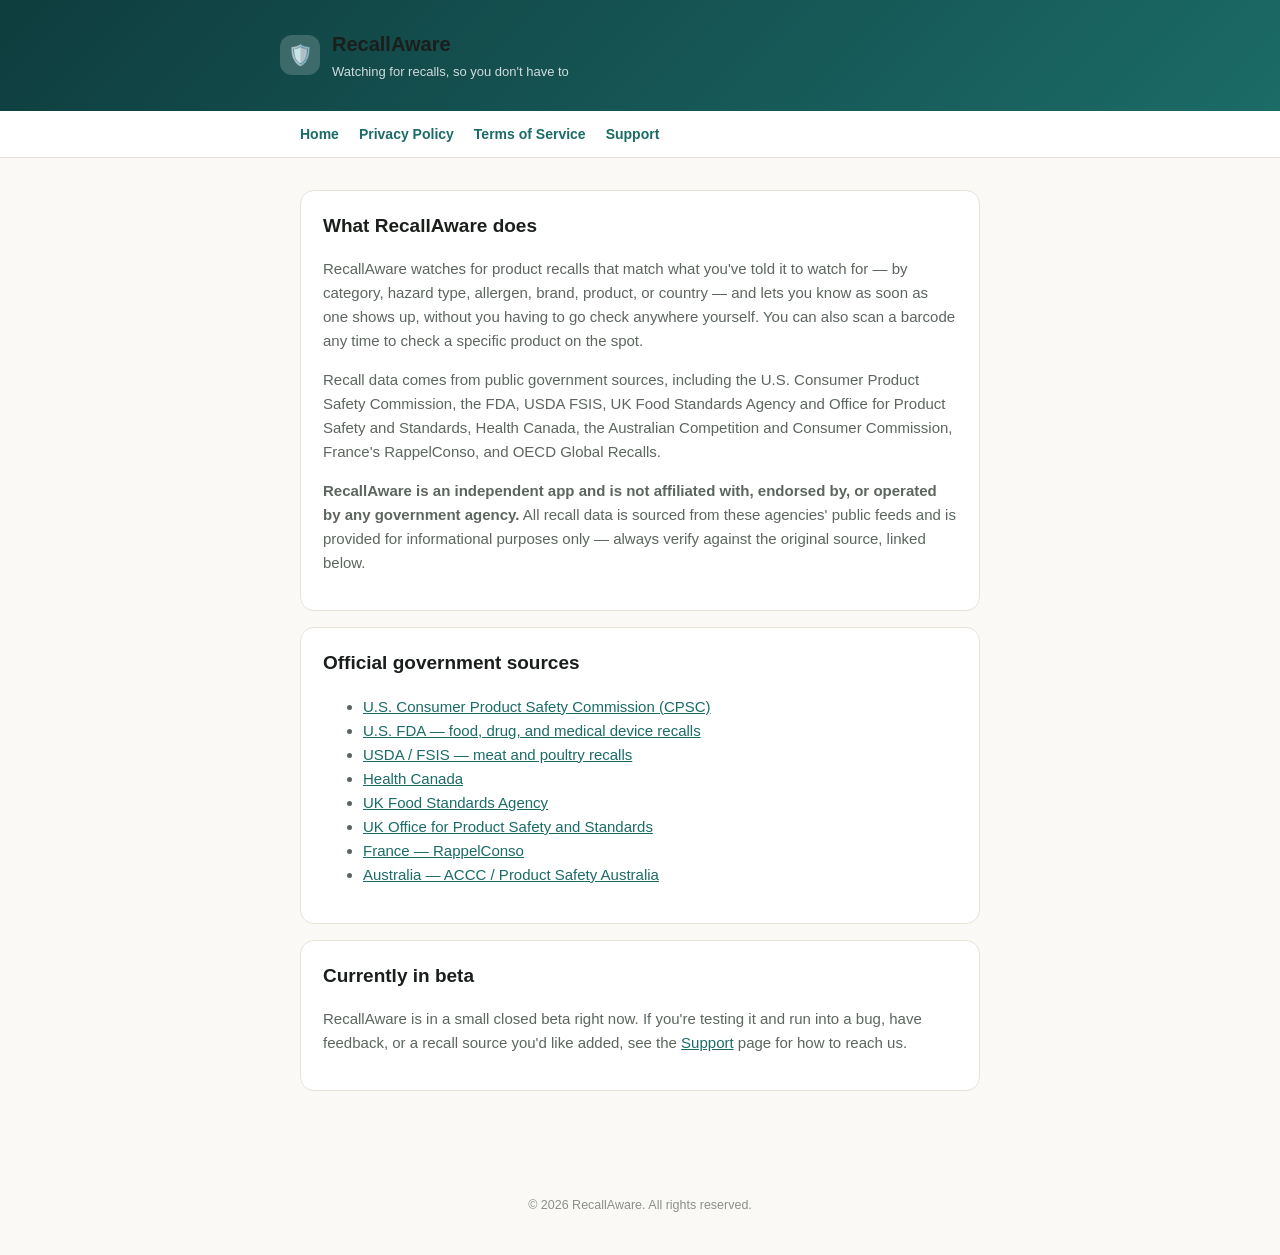
<file: index.html>
<!doctype html>
<html lang="en">
<head>
<meta charset="utf-8">
<meta name="viewport" content="width=device-width, initial-scale=1">
<title>RecallAware</title>
<link rel="stylesheet" href="style.css">
</head>
<body>
<header class="header">
  <div class="header-inner">
    <div class="badge">🛡️</div>
    <div>
      <h1>RecallAware</h1>
      <p>Watching for recalls, so you don't have to</p>
    </div>
  </div>
</header>
<nav>
  <div class="nav-inner">
    <a href="index.html">Home</a>
    <a href="privacy-policy.html">Privacy Policy</a>
    <a href="terms-of-service.html">Terms of Service</a>
    <a href="support.html">Support</a>
  </div>
</nav>
<main>
  <div class="card">
    <h2 style="margin-top:0;">What RecallAware does</h2>
    <p>
      RecallAware watches for product recalls that match what you've told it to
      watch for — by category, hazard type, allergen, brand, product, or country —
      and lets you know as soon as one shows up, without you having to go check
      anywhere yourself. You can also scan a barcode any time to check a specific
      product on the spot.
    </p>
    <p>
      Recall data comes from public government sources, including the U.S.
      Consumer Product Safety Commission, the FDA, USDA FSIS, UK Food Standards
      Agency and Office for Product Safety and Standards, Health Canada, the
      Australian Competition and Consumer Commission, France's RappelConso, and
      OECD Global Recalls.
    </p>
    <p>
      <strong>RecallAware is an independent app and is not affiliated with,
      endorsed by, or operated by any government agency.</strong> All recall
      data is sourced from these agencies' public feeds and is provided for
      informational purposes only — always verify against the original
      source, linked below.
    </p>
  </div>

  <div class="card">
    <h2 style="margin-top:0;">Official government sources</h2>
    <ul>
      <li><a href="https://www.cpsc.gov/Recalls" target="_blank" rel="noopener">U.S. Consumer Product Safety Commission (CPSC)</a></li>
      <li><a href="https://www.fda.gov/safety/recalls-market-withdrawals-safety-alerts" target="_blank" rel="noopener">U.S. FDA — food, drug, and medical device recalls</a></li>
      <li><a href="https://www.fsis.usda.gov/recalls" target="_blank" rel="noopener">USDA / FSIS — meat and poultry recalls</a></li>
      <li><a href="https://recalls-rappels.canada.ca/en" target="_blank" rel="noopener">Health Canada</a></li>
      <li><a href="https://www.food.gov.uk/news-alerts/search/alerts" target="_blank" rel="noopener">UK Food Standards Agency</a></li>
      <li><a href="https://www.gov.uk/government/organisations/office-for-product-safety-and-standards" target="_blank" rel="noopener">UK Office for Product Safety and Standards</a></li>
      <li><a href="https://rappel.conso.gouv.fr/" target="_blank" rel="noopener">France — RappelConso</a></li>
      <li><a href="https://www.productsafety.gov.au/recalls" target="_blank" rel="noopener">Australia — ACCC / Product Safety Australia</a></li>
    </ul>
  </div>

  <div class="card">
    <h2 style="margin-top:0;">Currently in beta</h2>
    <p>
      RecallAware is in a small closed beta right now. If you're testing it and
      run into a bug, have feedback, or a recall source you'd like added, see
      the <a href="support.html">Support</a> page for how to reach us.
    </p>
  </div>
</main>
<footer>
  &copy; 2026 RecallAware. All rights reserved.
</footer>
</body>
</html>
</file>
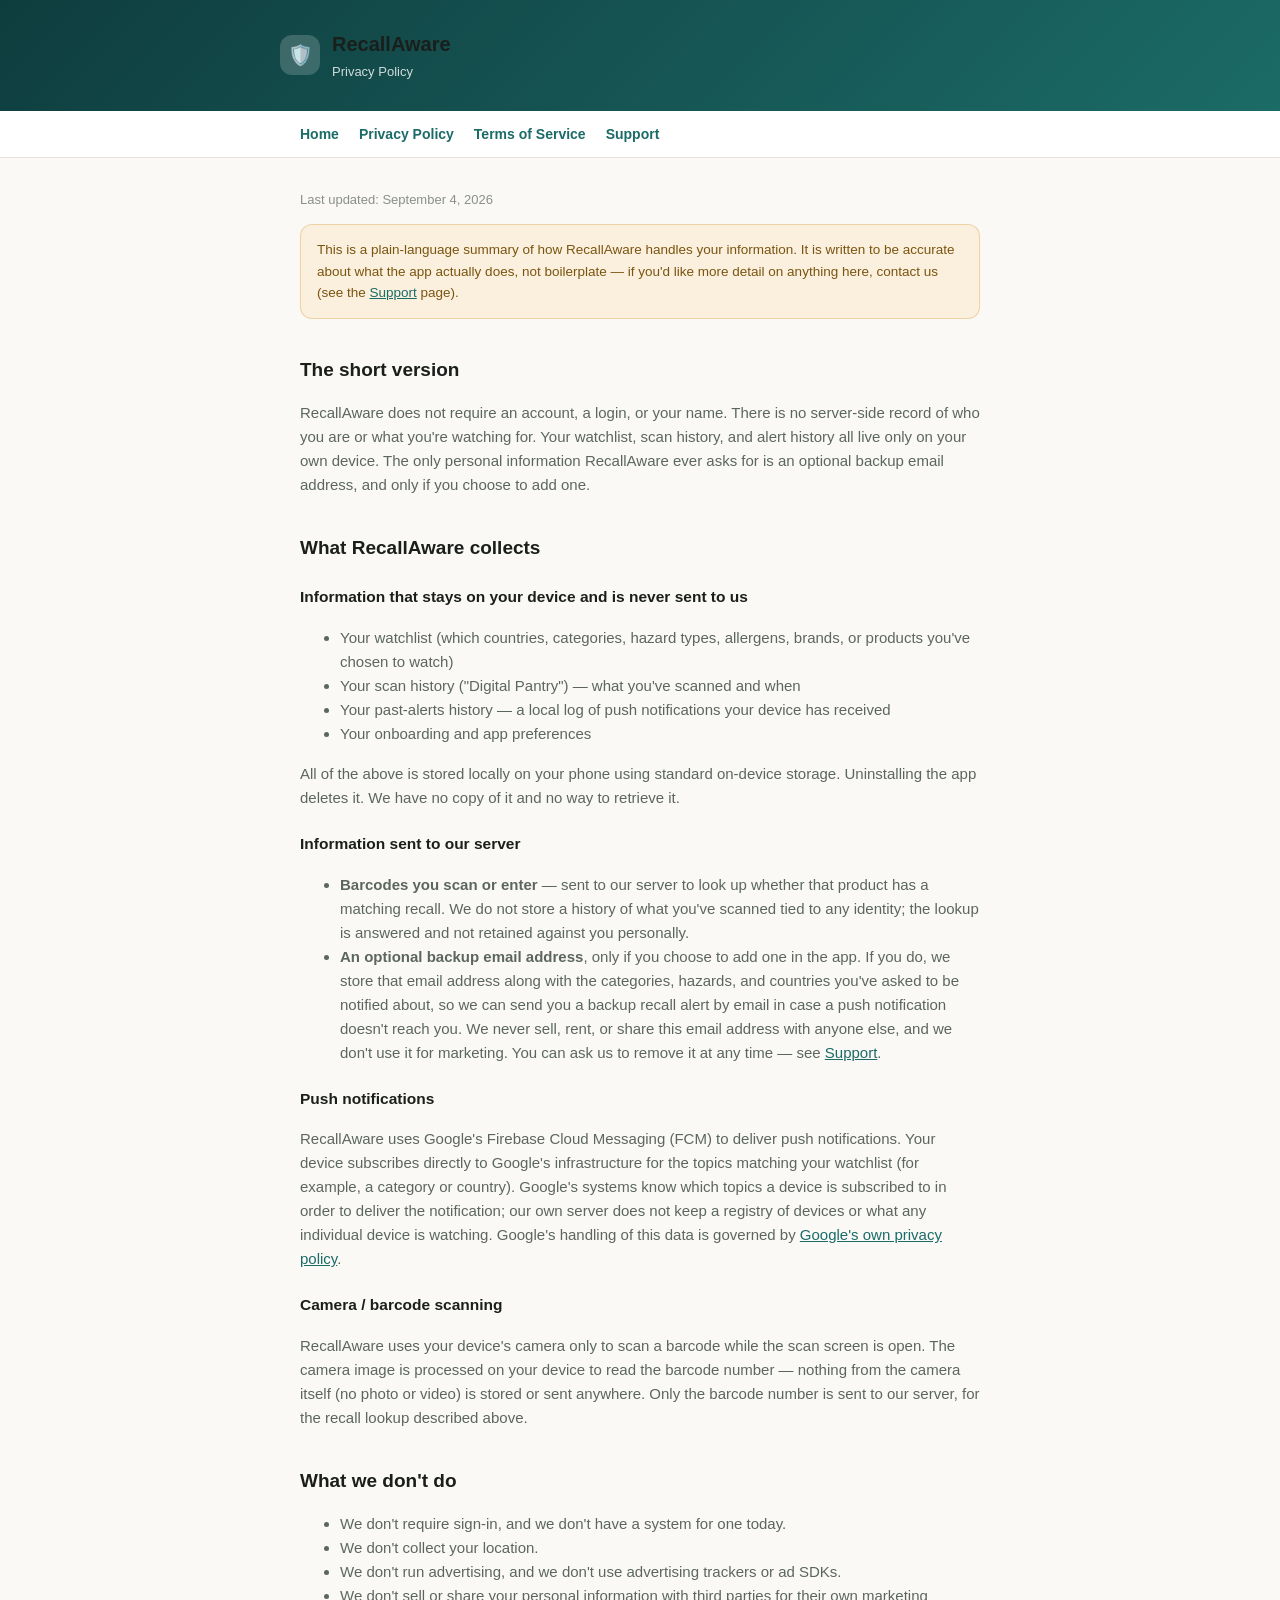
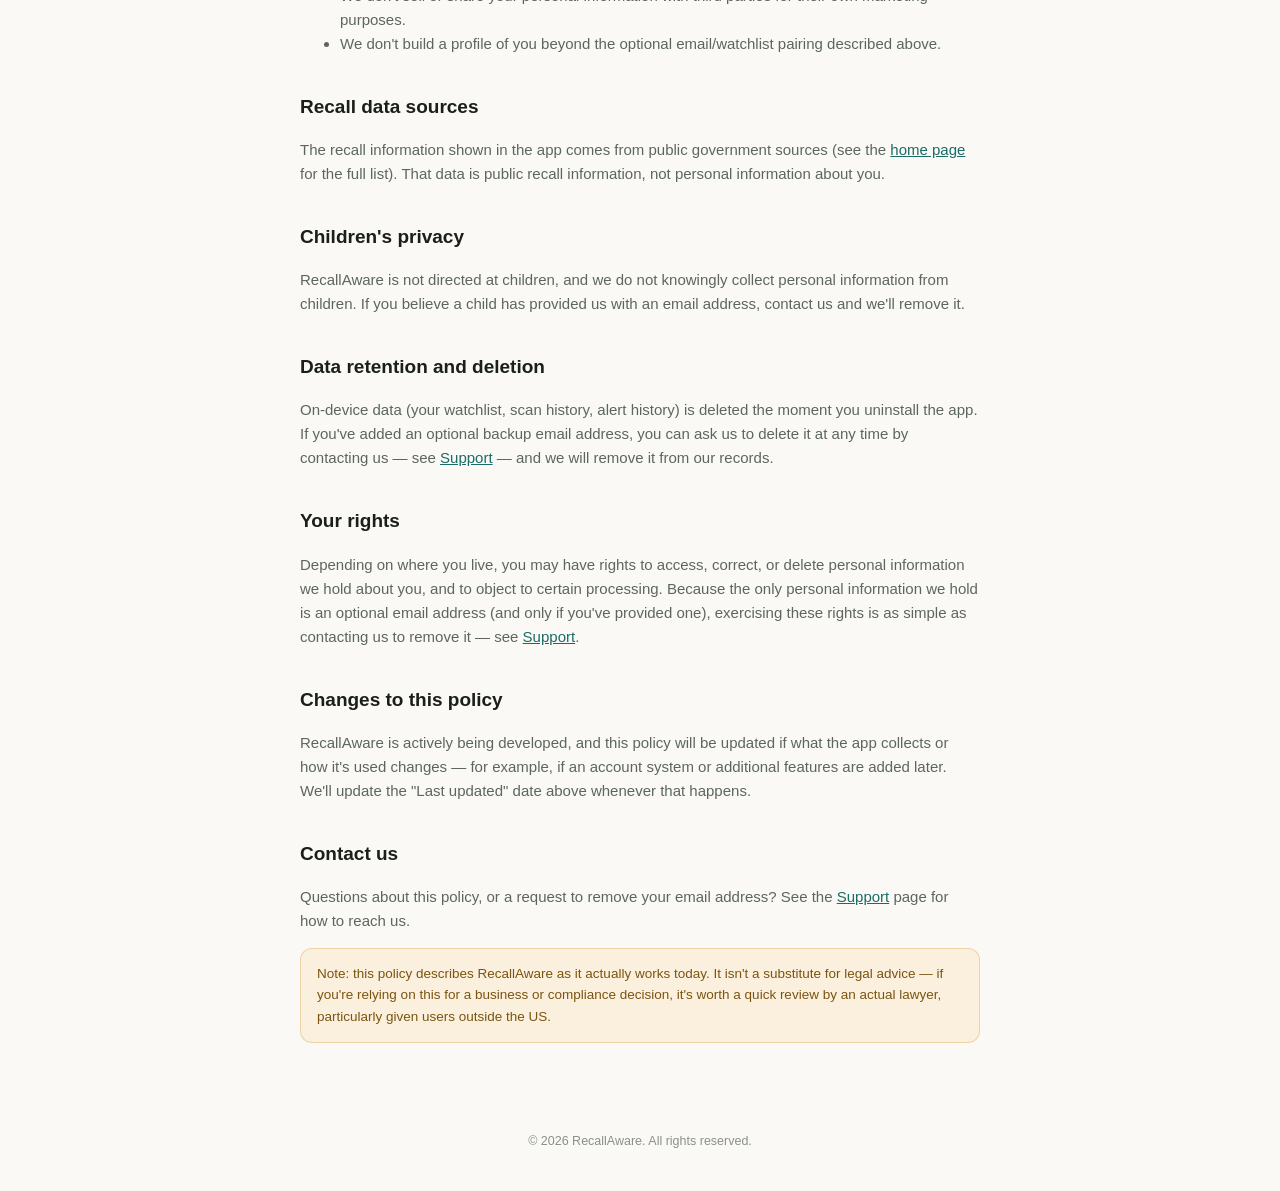
<file: privacy-policy.html>
<!doctype html>
<html lang="en">
<head>
<meta charset="utf-8">
<meta name="viewport" content="width=device-width, initial-scale=1">
<title>Privacy Policy — RecallAware</title>
<link rel="stylesheet" href="style.css">
</head>
<body>
<header class="header">
  <div class="header-inner">
    <div class="badge">🛡️</div>
    <div>
      <h1>RecallAware</h1>
      <p>Privacy Policy</p>
    </div>
  </div>
</header>
<nav>
  <div class="nav-inner">
    <a href="index.html">Home</a>
    <a href="privacy-policy.html">Privacy Policy</a>
    <a href="terms-of-service.html">Terms of Service</a>
    <a href="support.html">Support</a>
  </div>
</nav>
<main>
  <p class="updated">Last updated: September 4, 2026</p>

  <div class="callout">
    This is a plain-language summary of how RecallAware handles your
    information. It is written to be accurate about what the app actually
    does, not boilerplate — if you'd like more detail on anything here,
    contact us (see the <a href="support.html">Support</a> page).
  </div>

  <h2>The short version</h2>
  <p>
    RecallAware does not require an account, a login, or your name. There is
    no server-side record of who you are or what you're watching for. Your
    watchlist, scan history, and alert history all live only on your own
    device. The only personal information RecallAware ever asks for is an
    optional backup email address, and only if you choose to add one.
  </p>

  <h2>What RecallAware collects</h2>

  <h3>Information that stays on your device and is never sent to us</h3>
  <ul>
    <li>Your watchlist (which countries, categories, hazard types, allergens, brands, or products you've chosen to watch)</li>
    <li>Your scan history ("Digital Pantry") — what you've scanned and when</li>
    <li>Your past-alerts history — a local log of push notifications your device has received</li>
    <li>Your onboarding and app preferences</li>
  </ul>
  <p>
    All of the above is stored locally on your phone using standard on-device
    storage. Uninstalling the app deletes it. We have no copy of it and no way
    to retrieve it.
  </p>

  <h3>Information sent to our server</h3>
  <ul>
    <li>
      <strong>Barcodes you scan or enter</strong> — sent to our server to look
      up whether that product has a matching recall. We do not store a
      history of what you've scanned tied to any identity; the lookup is
      answered and not retained against you personally.
    </li>
    <li>
      <strong>An optional backup email address</strong>, only if you choose to
      add one in the app. If you do, we store that email address along with
      the categories, hazards, and countries you've asked to be notified
      about, so we can send you a backup recall alert by email in case a push
      notification doesn't reach you. We never sell, rent, or share this
      email address with anyone else, and we don't use it for marketing.
      You can ask us to remove it at any time — see
      <a href="support.html">Support</a>.
    </li>
  </ul>

  <h3>Push notifications</h3>
  <p>
    RecallAware uses Google's Firebase Cloud Messaging (FCM) to deliver push
    notifications. Your device subscribes directly to Google's infrastructure
    for the topics matching your watchlist (for example, a category or
    country). Google's systems know which topics a device is subscribed to
    in order to deliver the notification; our own server does not keep a
    registry of devices or what any individual device is watching. Google's
    handling of this data is governed by
    <a href="https://policies.google.com/privacy" target="_blank" rel="noopener">Google's own privacy policy</a>.
  </p>

  <h3>Camera / barcode scanning</h3>
  <p>
    RecallAware uses your device's camera only to scan a barcode while the
    scan screen is open. The camera image is processed on your device to
    read the barcode number — nothing from the camera itself (no photo or
    video) is stored or sent anywhere. Only the barcode number is sent to
    our server, for the recall lookup described above.
  </p>

  <h2>What we don't do</h2>
  <ul>
    <li>We don't require sign-in, and we don't have a system for one today.</li>
    <li>We don't collect your location.</li>
    <li>We don't run advertising, and we don't use advertising trackers or ad SDKs.</li>
    <li>We don't sell or share your personal information with third parties for their own marketing purposes.</li>
    <li>We don't build a profile of you beyond the optional email/watchlist pairing described above.</li>
  </ul>

  <h2>Recall data sources</h2>
  <p>
    The recall information shown in the app comes from public government
    sources (see the <a href="index.html">home page</a> for the full list).
    That data is public recall information, not personal information about
    you.
  </p>

  <h2>Children's privacy</h2>
  <p>
    RecallAware is not directed at children, and we do not knowingly collect
    personal information from children. If you believe a child has provided
    us with an email address, contact us and we'll remove it.
  </p>

  <h2>Data retention and deletion</h2>
  <p>
    On-device data (your watchlist, scan history, alert history) is deleted
    the moment you uninstall the app. If you've added an optional backup
    email address, you can ask us to delete it at any time by contacting us
    — see <a href="support.html">Support</a> — and we will remove it from
    our records.
  </p>

  <h2>Your rights</h2>
  <p>
    Depending on where you live, you may have rights to access, correct, or
    delete personal information we hold about you, and to object to certain
    processing. Because the only personal information we hold is an optional
    email address (and only if you've provided one), exercising these rights
    is as simple as contacting us to remove it — see
    <a href="support.html">Support</a>.
  </p>

  <h2>Changes to this policy</h2>
  <p>
    RecallAware is actively being developed, and this policy will be updated
    if what the app collects or how it's used changes — for example, if an
    account system or additional features are added later. We'll update the
    "Last updated" date above whenever that happens.
  </p>

  <h2>Contact us</h2>
  <p>
    Questions about this policy, or a request to remove your email address?
    See the <a href="support.html">Support</a> page for how to reach us.
  </p>

  <div class="callout">
    Note: this policy describes RecallAware as it actually works today. It
    isn't a substitute for legal advice — if you're relying on this for a
    business or compliance decision, it's worth a quick review by an actual
    lawyer, particularly given users outside the US.
  </div>
</main>
<footer>
  &copy; 2026 RecallAware. All rights reserved.
</footer>
</body>
</html>
</file>
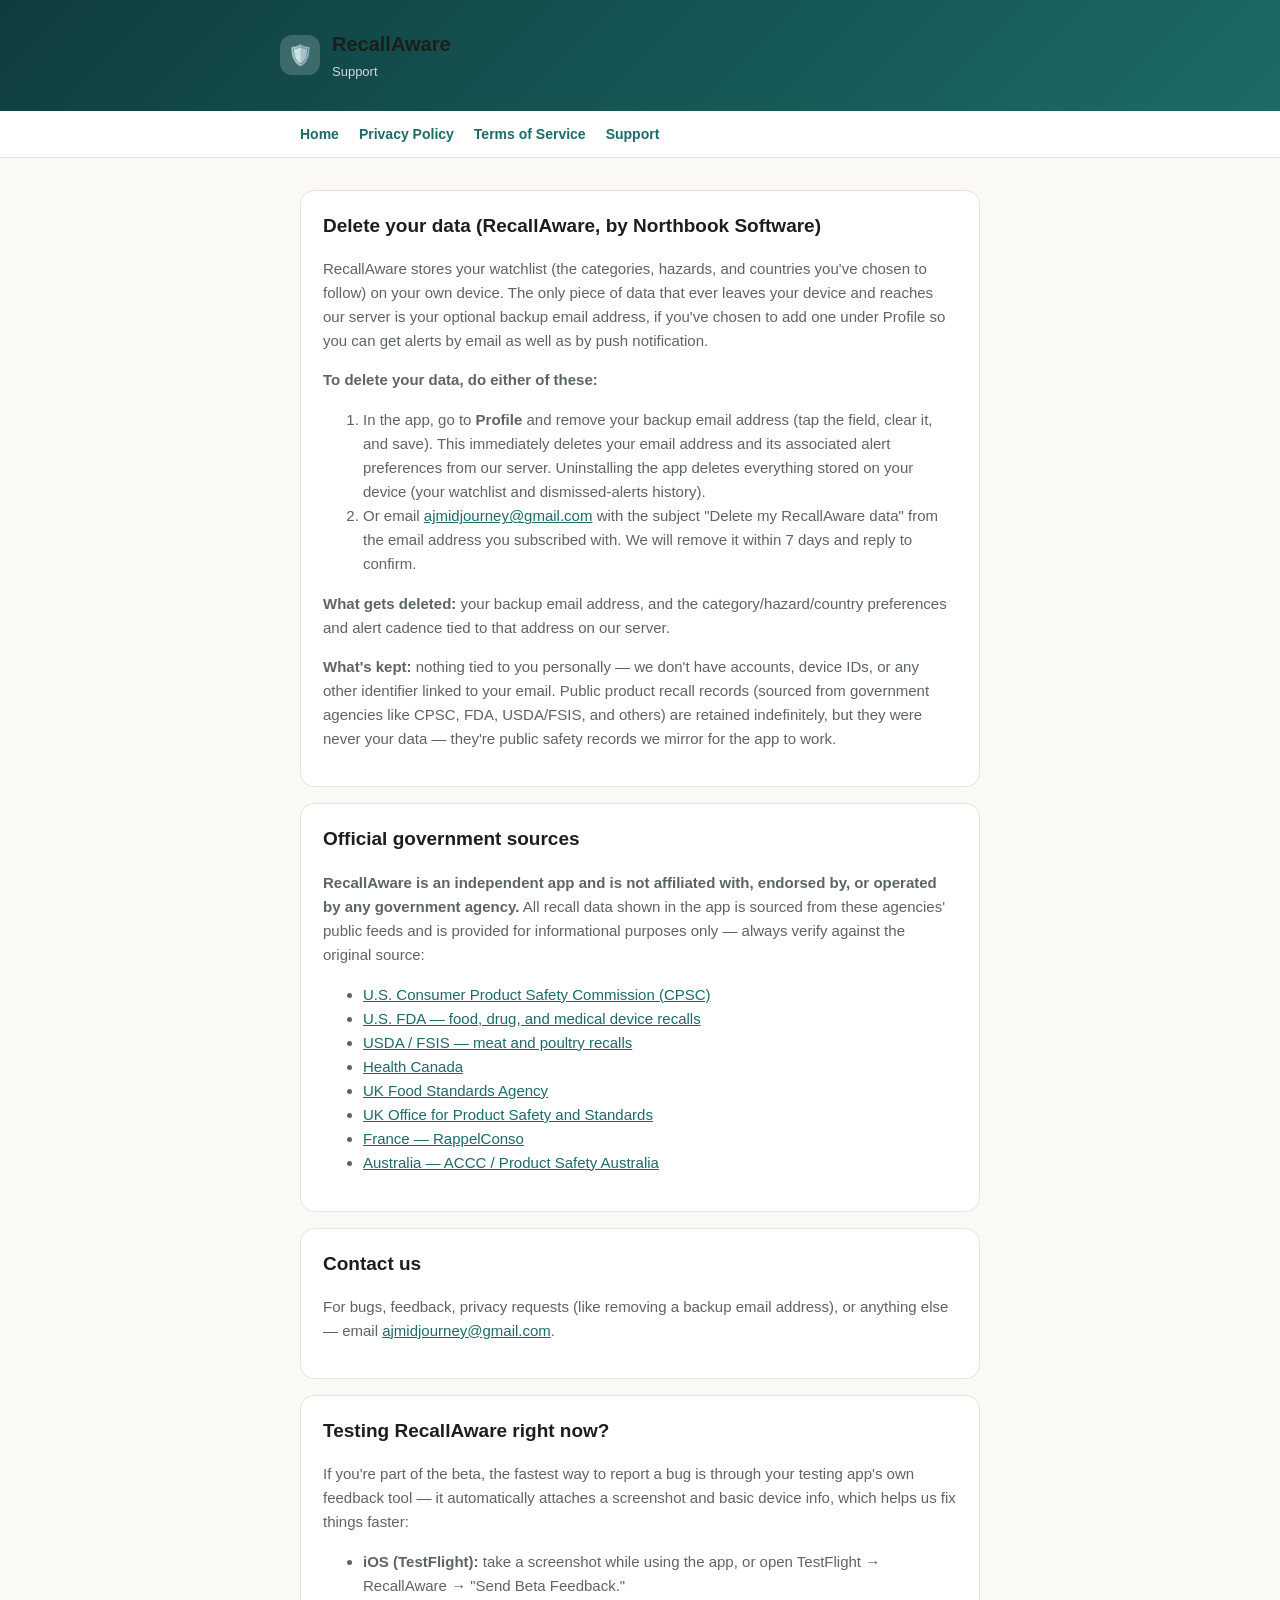
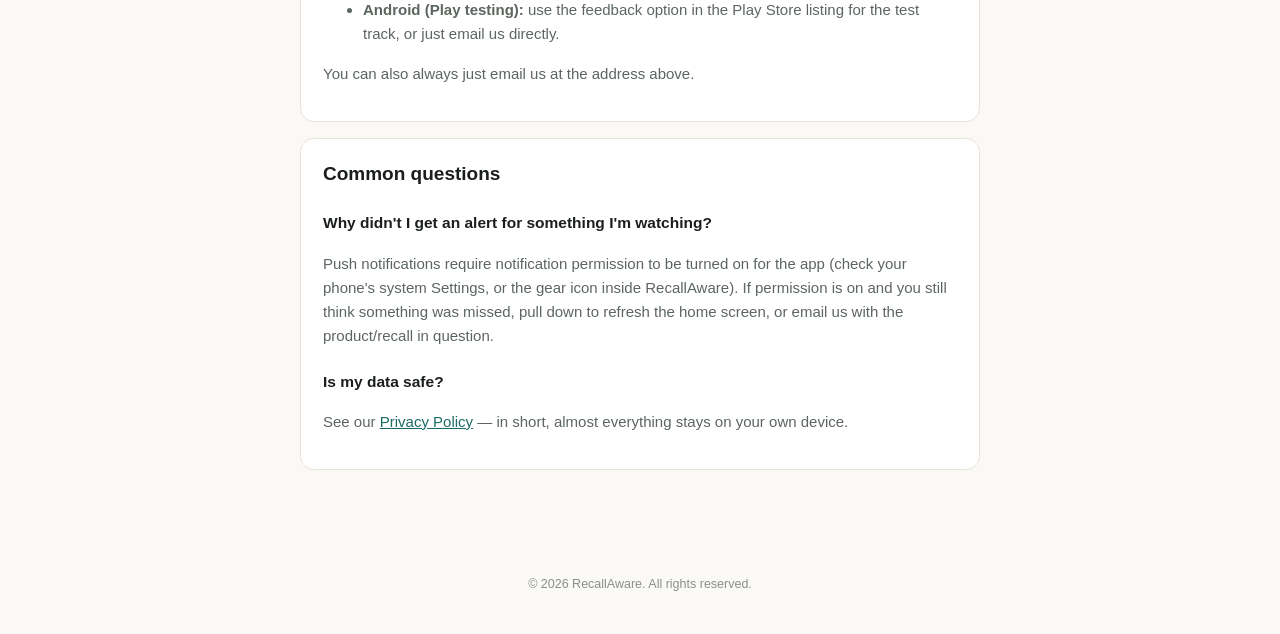
<file: support.html>
<!doctype html>
<html lang="en">
<head>
<meta charset="utf-8">
<meta name="viewport" content="width=device-width, initial-scale=1">
<title>Support — RecallAware</title>
<link rel="stylesheet" href="style.css">
</head>
<body>
<header class="header">
  <div class="header-inner">
    <div class="badge">🛡️</div>
    <div>
      <h1>RecallAware</h1>
      <p>Support</p>
    </div>
  </div>
</header>
<nav>
  <div class="nav-inner">
    <a href="index.html">Home</a>
    <a href="privacy-policy.html">Privacy Policy</a>
    <a href="terms-of-service.html">Terms of Service</a>
    <a href="support.html">Support</a>
  </div>
</nav>
<main>
  <div class="card">
    <h2 style="margin-top:0;">Delete your data (RecallAware, by Northbook Software)</h2>
    <p>
      RecallAware stores your watchlist (the categories, hazards, and
      countries you've chosen to follow) on your own device. The only piece
      of data that ever leaves your device and reaches our server is your
      optional backup email address, if you've chosen to add one under
      Profile so you can get alerts by email as well as by push notification.
    </p>
    <p><strong>To delete your data, do either of these:</strong></p>
    <ol>
      <li>
        In the app, go to <strong>Profile</strong> and remove your backup
        email address (tap the field, clear it, and save). This immediately
        deletes your email address and its associated alert preferences from
        our server. Uninstalling the app deletes everything stored on your
        device (your watchlist and dismissed-alerts history).
      </li>
      <li>
        Or email
        <a href="mailto:ajmidjourney@gmail.com">ajmidjourney@gmail.com</a>
        with the subject "Delete my RecallAware data" from the email address
        you subscribed with. We will remove it within 7 days and reply to
        confirm.
      </li>
    </ol>
    <p><strong>What gets deleted:</strong> your backup email address, and the
      category/hazard/country preferences and alert cadence tied to that
      address on our server.</p>
    <p><strong>What's kept:</strong> nothing tied to you personally — we
      don't have accounts, device IDs, or any other identifier linked to
      your email. Public product recall records (sourced from government
      agencies like CPSC, FDA, USDA/FSIS, and others) are retained
      indefinitely, but they were never your data — they're public safety
      records we mirror for the app to work.</p>
  </div>

  <div class="card">
    <h2 style="margin-top:0;">Official government sources</h2>
    <p>
      <strong>RecallAware is an independent app and is not affiliated with,
      endorsed by, or operated by any government agency.</strong> All recall
      data shown in the app is sourced from these agencies' public feeds and
      is provided for informational purposes only — always verify against
      the original source:
    </p>
    <ul>
      <li><a href="https://www.cpsc.gov/Recalls" target="_blank" rel="noopener">U.S. Consumer Product Safety Commission (CPSC)</a></li>
      <li><a href="https://www.fda.gov/safety/recalls-market-withdrawals-safety-alerts" target="_blank" rel="noopener">U.S. FDA — food, drug, and medical device recalls</a></li>
      <li><a href="https://www.fsis.usda.gov/recalls" target="_blank" rel="noopener">USDA / FSIS — meat and poultry recalls</a></li>
      <li><a href="https://recalls-rappels.canada.ca/en" target="_blank" rel="noopener">Health Canada</a></li>
      <li><a href="https://www.food.gov.uk/news-alerts/search/alerts" target="_blank" rel="noopener">UK Food Standards Agency</a></li>
      <li><a href="https://www.gov.uk/government/organisations/office-for-product-safety-and-standards" target="_blank" rel="noopener">UK Office for Product Safety and Standards</a></li>
      <li><a href="https://rappel.conso.gouv.fr/" target="_blank" rel="noopener">France — RappelConso</a></li>
      <li><a href="https://www.productsafety.gov.au/recalls" target="_blank" rel="noopener">Australia — ACCC / Product Safety Australia</a></li>
    </ul>
  </div>

  <div class="card">
    <h2 style="margin-top:0;">Contact us</h2>
    <p>
      For bugs, feedback, privacy requests (like removing a backup email
      address), or anything else — email
      <a href="mailto:ajmidjourney@gmail.com">ajmidjourney@gmail.com</a>.
    </p>
  </div>

  <div class="card">
    <h2 style="margin-top:0;">Testing RecallAware right now?</h2>
    <p>
      If you're part of the beta, the fastest way to report a bug is through
      your testing app's own feedback tool — it automatically attaches a
      screenshot and basic device info, which helps us fix things faster:
    </p>
    <ul>
      <li><strong>iOS (TestFlight):</strong> take a screenshot while using the app, or open TestFlight → RecallAware → "Send Beta Feedback."</li>
      <li><strong>Android (Play testing):</strong> use the feedback option in the Play Store listing for the test track, or just email us directly.</li>
    </ul>
    <p>
      You can also always just email us at the address above.
    </p>
  </div>

  <div class="card">
    <h2 style="margin-top:0;">Common questions</h2>
    <h3>Why didn't I get an alert for something I'm watching?</h3>
    <p>
      Push notifications require notification permission to be turned on for
      the app (check your phone's system Settings, or the gear icon inside
      RecallAware). If permission is on and you still think something was
      missed, pull down to refresh the home screen, or email us with the
      product/recall in question.
    </p>
    <h3>Is my data safe?</h3>
    <p>
      See our <a href="privacy-policy.html">Privacy Policy</a> — in short,
      almost everything stays on your own device.
    </p>
  </div>
</main>
<footer>
  &copy; 2026 RecallAware. All rights reserved.
</footer>
</body>
</html>
</file>
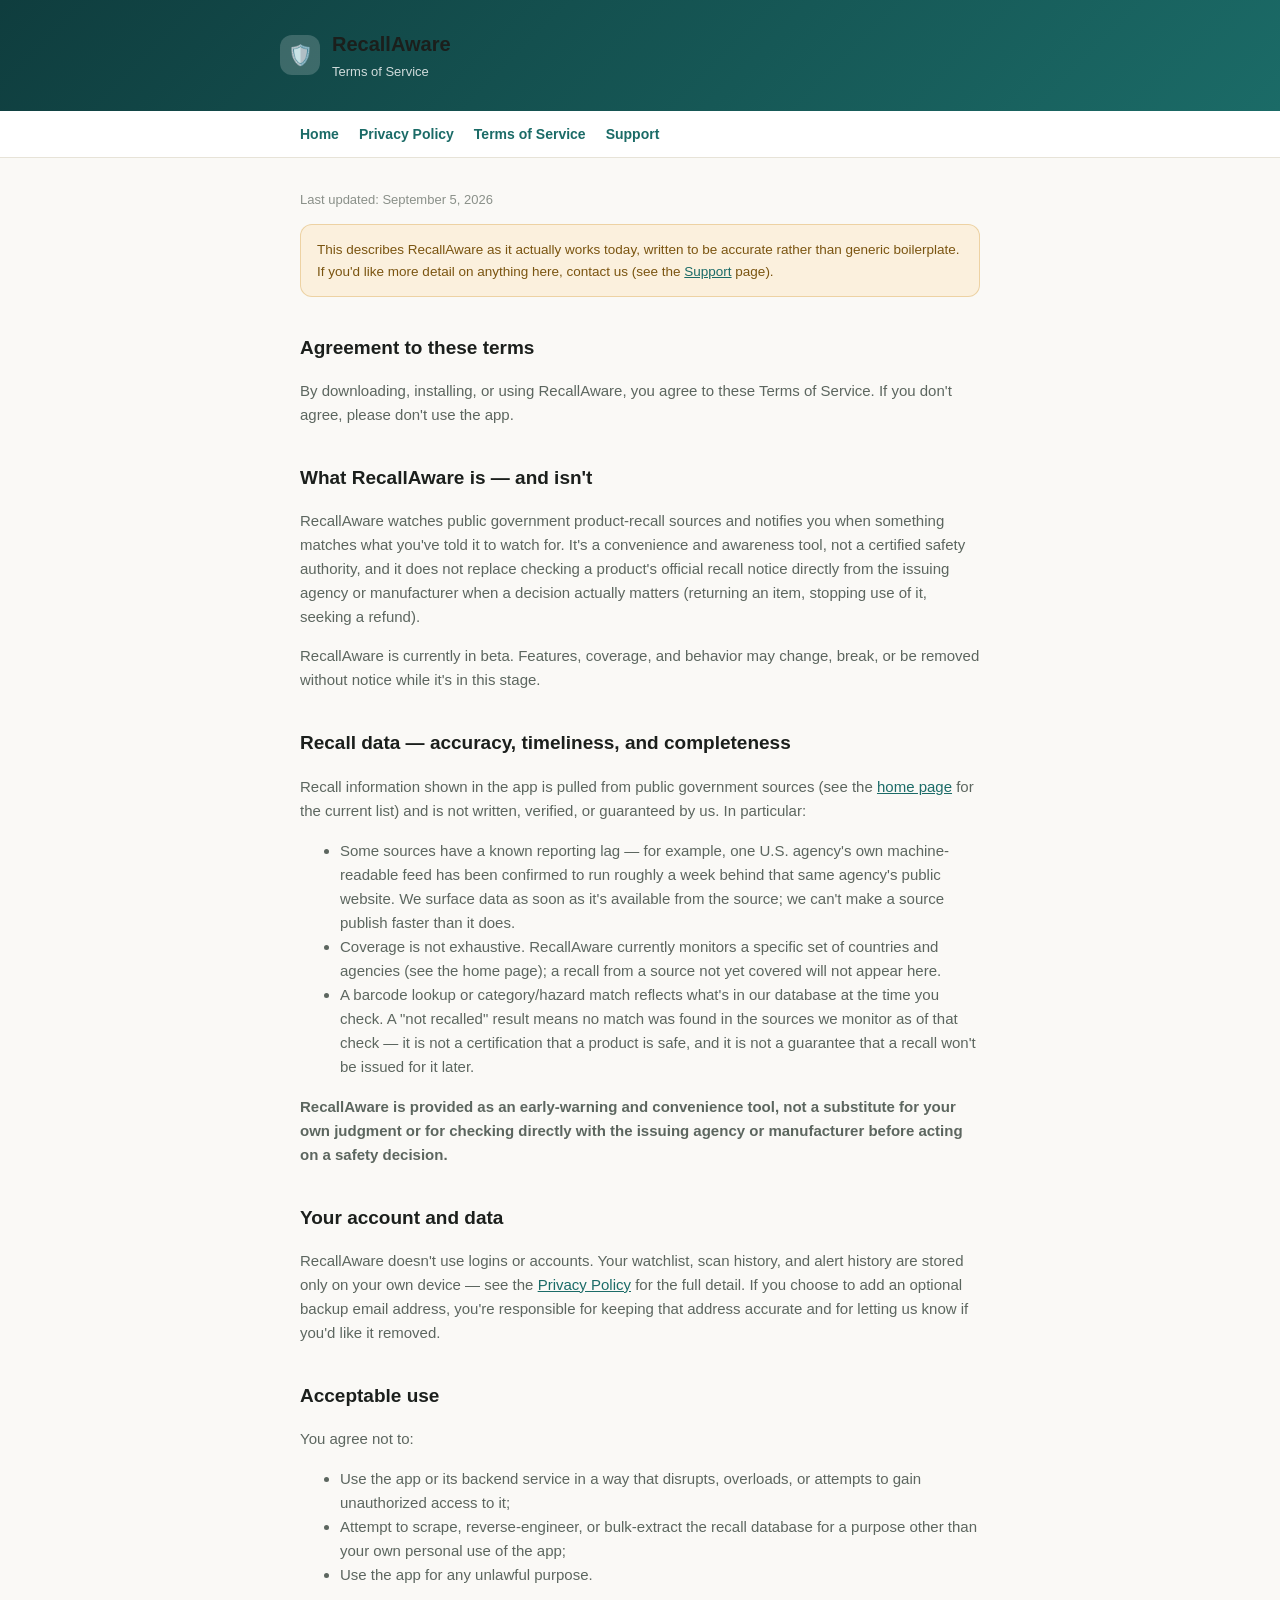
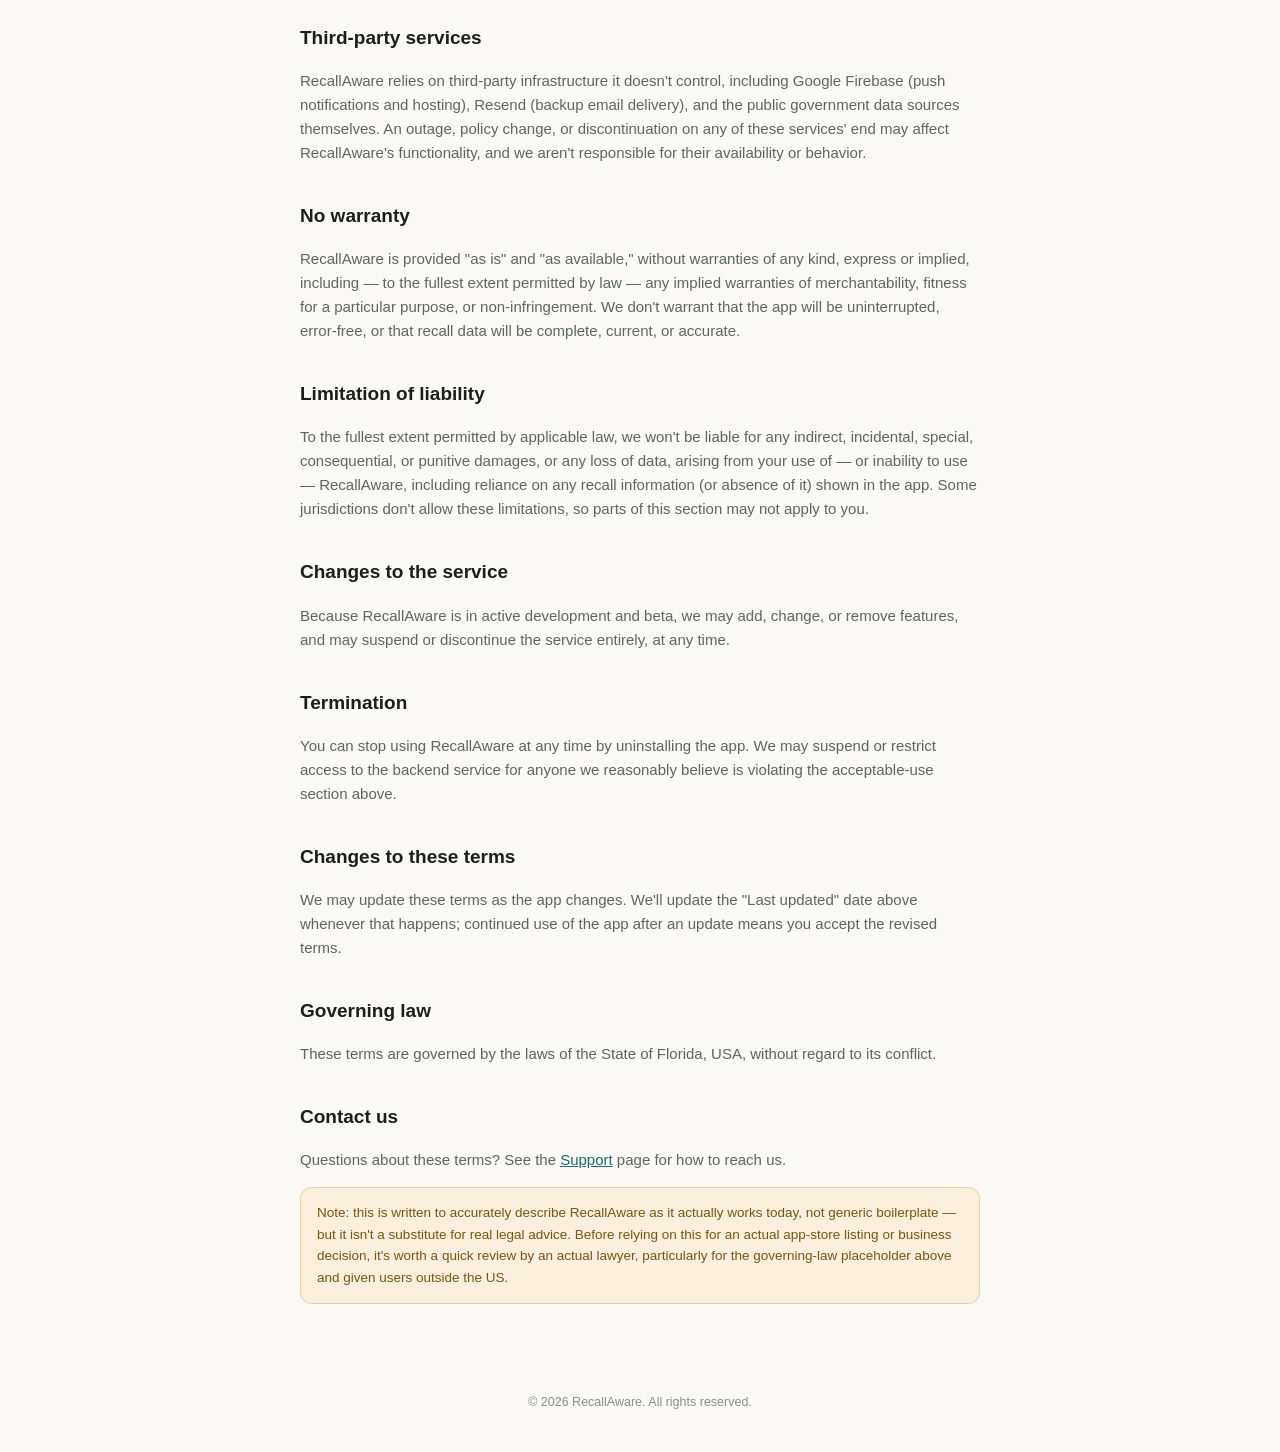
<file: terms-of-service.html>
<!doctype html>
<html lang="en">
<head>
<meta charset="utf-8">
<meta name="viewport" content="width=device-width, initial-scale=1">
<title>Terms of Service — RecallAware</title>
<link rel="stylesheet" href="style.css">
</head>
<body>
<header class="header">
  <div class="header-inner">
    <div class="badge">🛡️</div>
    <div>
      <h1>RecallAware</h1>
      <p>Terms of Service</p>
    </div>
  </div>
</header>
<nav>
  <div class="nav-inner">
    <a href="index.html">Home</a>
    <a href="privacy-policy.html">Privacy Policy</a>
    <a href="terms-of-service.html">Terms of Service</a>
    <a href="support.html">Support</a>
  </div>
</nav>
<main>
  <p class="updated">Last updated: September 5, 2026</p>

  <div class="callout">
    This describes RecallAware as it actually works today, written to be
    accurate rather than generic boilerplate. If you'd like more detail on
    anything here, contact us (see the <a href="support.html">Support</a>
    page).
  </div>

  <h2>Agreement to these terms</h2>
  <p>
    By downloading, installing, or using RecallAware, you agree to these
    Terms of Service. If you don't agree, please don't use the app.
  </p>

  <h2>What RecallAware is — and isn't</h2>
  <p>
    RecallAware watches public government product-recall sources and
    notifies you when something matches what you've told it to watch for.
    It's a convenience and awareness tool, not a certified safety authority,
    and it does not replace checking a product's official recall notice
    directly from the issuing agency or manufacturer when a decision
    actually matters (returning an item, stopping use of it, seeking a
    refund).
  </p>
  <p>
    RecallAware is currently in beta. Features, coverage, and behavior may
    change, break, or be removed without notice while it's in this stage.
  </p>

  <h2>Recall data — accuracy, timeliness, and completeness</h2>
  <p>
    Recall information shown in the app is pulled from public government
    sources (see the <a href="index.html">home page</a> for the current
    list) and is not written, verified, or guaranteed by us. In particular:
  </p>
  <ul>
    <li>
      Some sources have a known reporting lag — for example, one U.S.
      agency's own machine-readable feed has been confirmed to run roughly
      a week behind that same agency's public website. We surface data as
      soon as it's available from the source; we can't make a source
      publish faster than it does.
    </li>
    <li>
      Coverage is not exhaustive. RecallAware currently monitors a specific
      set of countries and agencies (see the home page); a recall from a
      source not yet covered will not appear here.
    </li>
    <li>
      A barcode lookup or category/hazard match reflects what's in our
      database at the time you check. A "not recalled" result means no
      match was found in the sources we monitor as of that check — it is
      not a certification that a product is safe, and it is not a
      guarantee that a recall won't be issued for it later.
    </li>
  </ul>
  <p>
    <strong>RecallAware is provided as an early-warning and convenience
    tool, not a substitute for your own judgment or for checking directly
    with the issuing agency or manufacturer before acting on a safety
    decision.</strong>
  </p>

  <h2>Your account and data</h2>
  <p>
    RecallAware doesn't use logins or accounts. Your watchlist, scan
    history, and alert history are stored only on your own device — see the
    <a href="privacy-policy.html">Privacy Policy</a> for the full detail.
    If you choose to add an optional backup email address, you're
    responsible for keeping that address accurate and for letting us know
    if you'd like it removed.
  </p>

  <h2>Acceptable use</h2>
  <p>You agree not to:</p>
  <ul>
    <li>Use the app or its backend service in a way that disrupts, overloads, or attempts to gain unauthorized access to it;</li>
    <li>Attempt to scrape, reverse-engineer, or bulk-extract the recall database for a purpose other than your own personal use of the app;</li>
    <li>Use the app for any unlawful purpose.</li>
  </ul>

  <h2>Third-party services</h2>
  <p>
    RecallAware relies on third-party infrastructure it doesn't control,
    including Google Firebase (push notifications and hosting), Resend
    (backup email delivery), and the public government data sources
    themselves. An outage, policy change, or discontinuation on any of
    these services' end may affect RecallAware's functionality, and we
    aren't responsible for their availability or behavior.
  </p>

  <h2>No warranty</h2>
  <p>
    RecallAware is provided "as is" and "as available," without warranties
    of any kind, express or implied, including — to the fullest extent
    permitted by law — any implied warranties of merchantability, fitness
    for a particular purpose, or non-infringement. We don't warrant that
    the app will be uninterrupted, error-free, or that recall data will be
    complete, current, or accurate.
  </p>

  <h2>Limitation of liability</h2>
  <p>
    To the fullest extent permitted by applicable law, we won't be liable
    for any indirect, incidental, special, consequential, or punitive
    damages, or any loss of data, arising from your use of — or inability
    to use — RecallAware, including reliance on any recall information (or
    absence of it) shown in the app. Some jurisdictions don't allow these
    limitations, so parts of this section may not apply to you.
  </p>

  <h2>Changes to the service</h2>
  <p>
    Because RecallAware is in active development and beta, we may add,
    change, or remove features, and may suspend or discontinue the service
    entirely, at any time.
  </p>

  <h2>Termination</h2>
  <p>
    You can stop using RecallAware at any time by uninstalling the app. We
    may suspend or restrict access to the backend service for anyone we
    reasonably believe is violating the acceptable-use section above.
  </p>

  <h2>Changes to these terms</h2>
  <p>
    We may update these terms as the app changes. We'll update the "Last
    updated" date above whenever that happens; continued use of the app
    after an update means you accept the revised terms.
  </p>

  <h2>Governing law</h2>
  <p>
    These terms are governed by the laws of the State of Florida, USA,
without regard to its conflict.
  </p>

  <h2>Contact us</h2>
  <p>
    Questions about these terms? See the <a href="support.html">Support</a>
    page for how to reach us.
  </p>

  <div class="callout">
    Note: this is written to accurately describe RecallAware as it actually
    works today, not generic boilerplate — but it isn't a substitute for
    real legal advice. Before relying on this for an actual app-store
    listing or business decision, it's worth a quick review by an actual
    lawyer, particularly for the governing-law placeholder above and given
    users outside the US.
  </div>
</main>
<footer>
  &copy; 2026 RecallAware. All rights reserved.
</footer>
</body>
</html>
</file>
<file: style.css>
:root {
  --teal: #0F3D3E;
  --teal-bright: #1B6B67;
  --ink: #1B1F1C;
  --ink-soft: #5C665F;
  --ink-faint: #8A9089;
  --background: #FAF9F6;
  --surface: #FFFFFF;
  --line: #E7E3D8;
}

* { box-sizing: border-box; }

body {
  margin: 0;
  font-family: -apple-system, BlinkMacSystemFont, "Segoe UI", Roboto, Helvetica, Arial, sans-serif;
  background: var(--background);
  color: var(--ink);
  line-height: 1.6;
}

.header {
  background: linear-gradient(135deg, var(--teal), var(--teal-bright));
  color: #fff;
  padding: 28px 20px;
}

.header-inner {
  max-width: 720px;
  margin: 0 auto;
  display: flex;
  align-items: center;
  gap: 12px;
}

.badge {
  width: 40px;
  height: 40px;
  border-radius: 12px;
  background: rgba(255,255,255,0.18);
  display: flex;
  align-items: center;
  justify-content: center;
  font-size: 20px;
  flex-shrink: 0;
}

.header h1 {
  margin: 0;
  font-size: 20px;
  font-weight: 800;
}

.header p {
  margin: 2px 0 0;
  font-size: 13px;
  color: rgba(255,255,255,0.8);
}

nav {
  background: var(--surface);
  border-bottom: 1px solid var(--line);
}

nav .nav-inner {
  max-width: 720px;
  margin: 0 auto;
  padding: 12px 20px;
  display: flex;
  gap: 20px;
  flex-wrap: wrap;
}

nav a {
  color: var(--teal-bright);
  text-decoration: none;
  font-size: 14px;
  font-weight: 600;
}

nav a:hover { text-decoration: underline; }

main {
  max-width: 720px;
  margin: 0 auto;
  padding: 32px 20px 64px;
}

h1, h2, h3 { color: var(--ink); }
h2 { font-size: 19px; margin-top: 36px; }
h3 { font-size: 15.5px; margin-top: 22px; }

p, li { color: var(--ink-soft); font-size: 15px; }

.updated {
  color: var(--ink-faint);
  font-size: 13px;
  margin-top: 0;
}

.card {
  background: var(--surface);
  border: 1px solid var(--line);
  border-radius: 14px;
  padding: 20px 22px;
  margin-bottom: 16px;
}

a { color: var(--teal-bright); }

.callout {
  background: #FBF0DD;
  border: 1px solid rgba(201, 138, 27, 0.3);
  border-radius: 12px;
  padding: 14px 16px;
  font-size: 13.5px;
  color: #7A5410;
}

footer {
  text-align: center;
  padding: 24px 20px 40px;
  color: var(--ink-faint);
  font-size: 12.5px;
}
</file>
